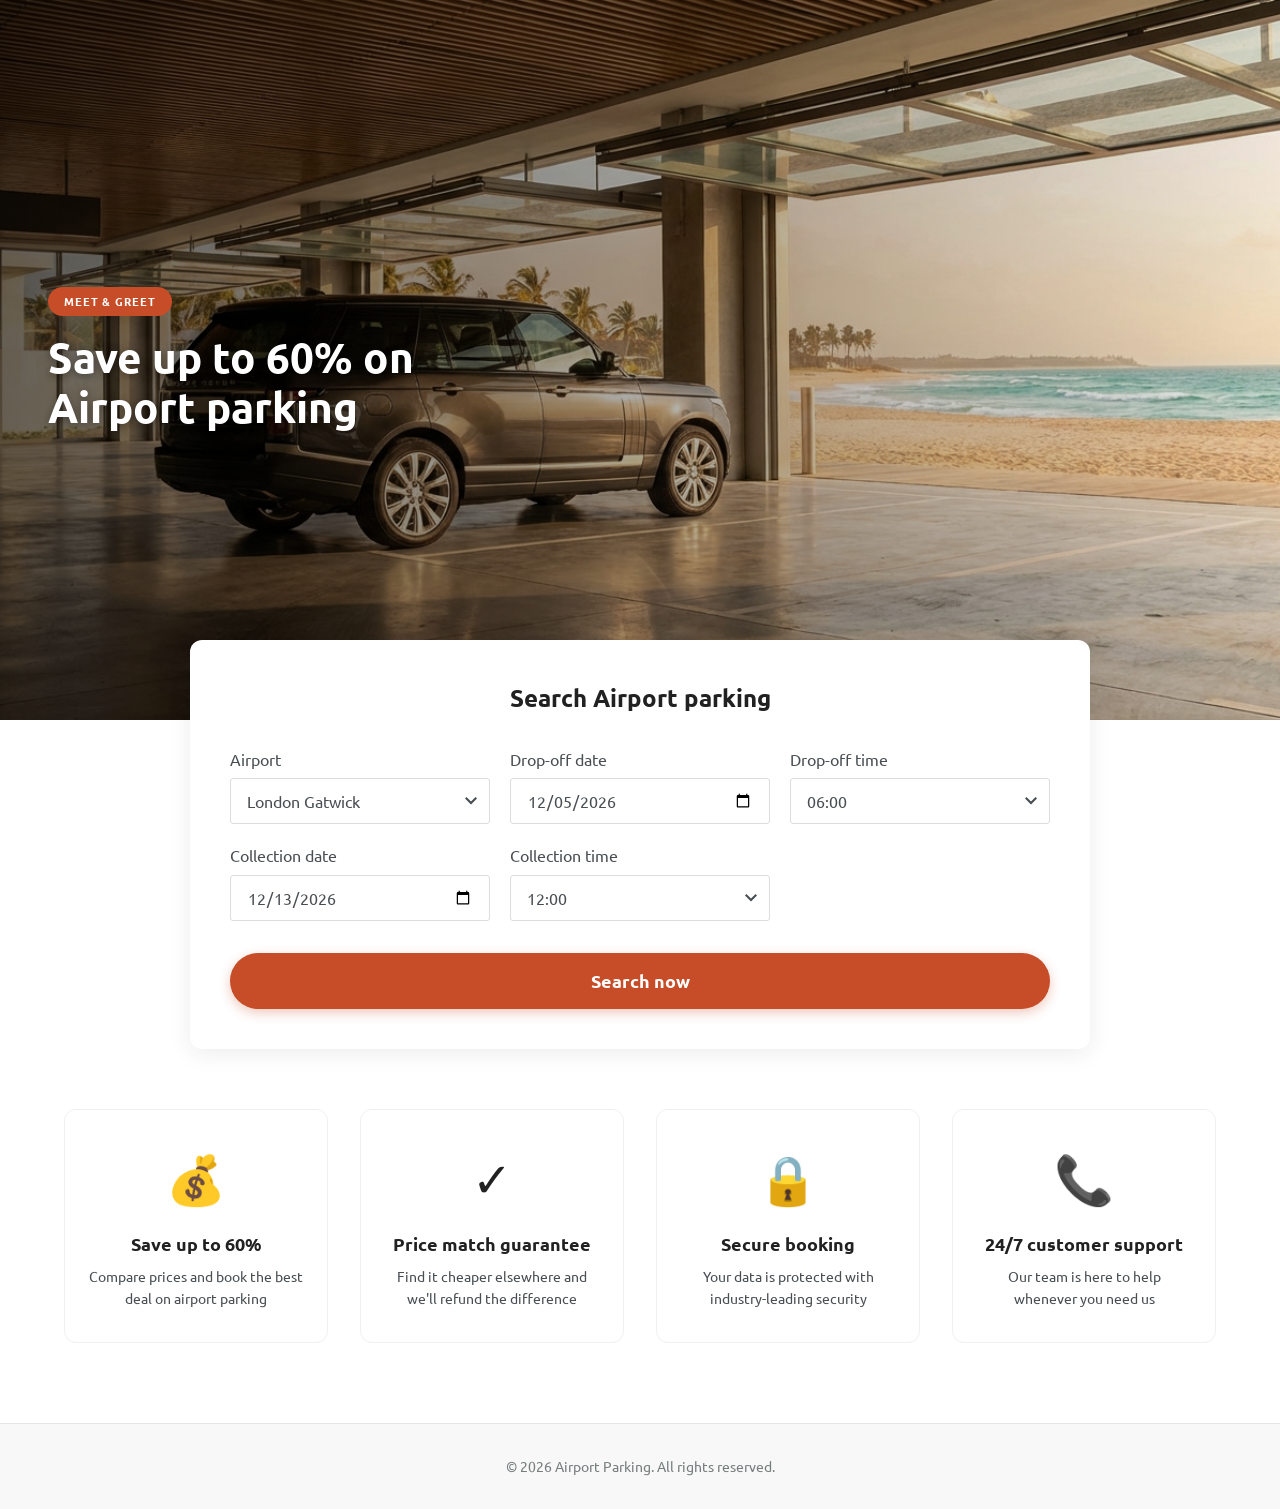
<file: lgp-gale-style/index.html>
<!DOCTYPE html>
<html lang="en">
<head>
  <meta charset="UTF-8">
  <meta name="viewport" content="width=device-width, initial-scale=1.0">
  <meta name="robots" content="noindex, nofollow">
  <title>Airport Parking</title>
  <link rel="preconnect" href="https://fonts.googleapis.com">
  <link rel="preconnect" href="https://fonts.gstatic.com" crossorigin>
  <link href="https://fonts.googleapis.com/css2?family=Ubuntu:wght@300;400;700&display=swap" rel="stylesheet">
  <link rel="stylesheet" href="styles.css">
  <script src="script.js" defer></script>
</head>
<body>
  <!-- Hero Banner -->
  <div class="banner">
    <img class="banner-img" src="assets/banner.jpg" alt="">
    <div class="banner-overlay">
      <div class="banner-text">
        <span class="banner-badge">Meet &amp; Greet</span>
        <h1 class="banner-headline" id="bannerHeadline">Save up to 60% on airport parking</h1>
      </div>
    </div>
  </div>

  <!-- Main Content -->
  <div class="container">
    <!-- Search Card -->
    <div class="search-card">
      <h2 class="search-card-title" id="searchCardTitle">Search parking</h2>

      <form class="hx-search-forms" id="searchForm">
        <!-- Airport Selection (hidden if Location param is valid) -->
        <div class="hx-search-forms_field" id="airportField">
          <label class="hx-search-forms_label" for="airportSelect">Airport</label>
          <select class="hx-search-forms_select" id="airportSelect" required>
            <option value="">Select airport...</option>
            <option value="LHR">London Heathrow</option>
            <option value="LGW">London Gatwick</option>
            <option value="MAN">Manchester</option>
            <option value="STN">London Stansted</option>
            <option value="LTN">London Luton</option>
            <option value="BHX">Birmingham</option>
            <option value="EDI">Edinburgh</option>
            <option value="BRS">Bristol</option>
            <option value="NCL">Newcastle</option>
            <option value="LBA">Leeds Bradford</option>
            <option value="EMA">East Midlands</option>
            <option value="LPL">Liverpool</option>
            <option value="GLA">Glasgow</option>
          </select>
        </div>

        <!-- Drop-off Date -->
        <div class="hx-search-forms_field">
          <label class="hx-search-forms_label" for="outDate">Drop-off date</label>
          <input type="date" class="hx-search-forms_text-input" id="outDate" required>
        </div>

        <!-- Drop-off Time -->
        <div class="hx-search-forms_field">
          <label class="hx-search-forms_label" for="outTime">Drop-off time</label>
          <select class="hx-search-forms_select" id="outTime" required>
            <option value="00%3A00">00:00</option>
            <option value="01%3A00">01:00</option>
            <option value="02%3A00">02:00</option>
            <option value="03%3A00">03:00</option>
            <option value="04%3A00">04:00</option>
            <option value="05%3A00">05:00</option>
            <option value="06%3A00" selected>06:00</option>
            <option value="07%3A00">07:00</option>
            <option value="08%3A00">08:00</option>
            <option value="09%3A00">09:00</option>
            <option value="10%3A00">10:00</option>
            <option value="11%3A00">11:00</option>
            <option value="12%3A00">12:00</option>
            <option value="13%3A00">13:00</option>
            <option value="14%3A00">14:00</option>
            <option value="15%3A00">15:00</option>
            <option value="16%3A00">16:00</option>
            <option value="17%3A00">17:00</option>
            <option value="18%3A00">18:00</option>
            <option value="19%3A00">19:00</option>
            <option value="20%3A00">20:00</option>
            <option value="21%3A00">21:00</option>
            <option value="22%3A00">22:00</option>
            <option value="23%3A00">23:00</option>
          </select>
        </div>

        <!-- Collection Date -->
        <div class="hx-search-forms_field">
          <label class="hx-search-forms_label" for="inDate">Collection date</label>
          <input type="date" class="hx-search-forms_text-input" id="inDate" required>
        </div>

        <!-- Collection Time -->
        <div class="hx-search-forms_field">
          <label class="hx-search-forms_label" for="inTime">Collection time</label>
          <select class="hx-search-forms_select" id="inTime" required>
            <option value="00%3A00">00:00</option>
            <option value="01%3A00">01:00</option>
            <option value="02%3A00">02:00</option>
            <option value="03%3A00">03:00</option>
            <option value="04%3A00">04:00</option>
            <option value="05%3A00">05:00</option>
            <option value="06%3A00">06:00</option>
            <option value="07%3A00">07:00</option>
            <option value="08%3A00">08:00</option>
            <option value="09%3A00">09:00</option>
            <option value="10%3A00">10:00</option>
            <option value="11%3A00">11:00</option>
            <option value="12%3A00" selected>12:00</option>
            <option value="13%3A00">13:00</option>
            <option value="14%3A00">14:00</option>
            <option value="15%3A00">15:00</option>
            <option value="16%3A00">16:00</option>
            <option value="17%3A00">17:00</option>
            <option value="18%3A00">18:00</option>
            <option value="19%3A00">19:00</option>
            <option value="20%3A00">20:00</option>
            <option value="21%3A00">21:00</option>
            <option value="22%3A00">22:00</option>
            <option value="23%3A00">23:00</option>
          </select>
        </div>

        <button type="submit" class="hx-search-forms_button">Search now</button>
      </form>
    </div>

    <!-- USP Section -->
    <div class="usp-section">
      <div class="usp-card">
        <div class="usp-icon">💰</div>
        <h3 class="usp-title">Save up to 60%</h3>
        <p class="usp-desc">Compare prices and book the best deal on airport parking</p>
      </div>

      <div class="usp-card">
        <div class="usp-icon">✓</div>
        <h3 class="usp-title">Price match guarantee</h3>
        <p class="usp-desc">Find it cheaper elsewhere and we'll refund the difference</p>
      </div>

      <div class="usp-card">
        <div class="usp-icon">🔒</div>
        <h3 class="usp-title">Secure booking</h3>
        <p class="usp-desc">Your data is protected with industry-leading security</p>
      </div>

      <div class="usp-card">
        <div class="usp-icon">📞</div>
        <h3 class="usp-title">24/7 customer support</h3>
        <p class="usp-desc">Our team is here to help whenever you need us</p>
      </div>
    </div>
  </div>

  <!-- Footer -->
  <footer class="footer">
    <div class="container">
      <p class="footer-text">&copy; 2026 Airport Parking. All rights reserved.</p>
    </div>
  </footer>
</body>
</html>
</file>
<file: lgp-gale-style/styles.css>
/* Gale Glazing-inspired LGP Parking Page */

* {
  margin: 0;
  padding: 0;
  box-sizing: border-box;
}

body {
  font-family: 'Ubuntu', Helvetica, Arial, sans-serif;
  font-size: 16px;
  line-height: 1.5;
  color: #212121;
  background: #ffffff;
  -webkit-font-smoothing: antialiased;
}

/* Banner Section */
.banner {
  position: relative;
  width: 100%;
  aspect-ratio: 16 / 9;
  overflow: hidden;
  background: #1a2a3a;
}

.banner-img {
  width: 100%;
  height: 100%;
  object-fit: cover;
  object-position: center;
  display: block;
}

.banner-overlay {
  position: absolute;
  inset: 0;
  background: linear-gradient(to right, rgba(0,0,0,.6) 0%, rgba(0,0,0,.3) 55%, rgba(0,0,0,.05) 100%);
  display: flex;
  align-items: center;
  padding: 0 48px;
}

.banner-text {
  max-width: 500px;
}

.banner-badge {
  display: inline-block;
  background: #c74c28;
  color: #fff;
  font-size: 11px;
  font-weight: 700;
  letter-spacing: .08em;
  text-transform: uppercase;
  padding: 6px 16px;
  border-radius: 9999px;
  margin-bottom: 16px;
}

.banner-headline {
  font-size: 42px;
  font-weight: 700;
  color: #fff;
  line-height: 1.2;
  text-shadow: 0 2px 8px rgba(0,0,0,.4);
}

/* Container */
.container {
  max-width: 1200px;
  margin: 0 auto;
  padding: 0 24px;
}

/* Search Card */
.search-card {
  background: #fff;
  border-radius: 12px;
  box-shadow: 0 4px 24px rgba(0,0,0,.08);
  padding: 40px;
  margin: -80px auto 60px;
  position: relative;
  z-index: 10;
  max-width: 900px;
}

.search-card-title {
  font-size: 24px;
  font-weight: 700;
  color: #212121;
  margin-bottom: 32px;
  text-align: center;
}

/* Search Form */
.hx-search-forms {
  display: grid;
  grid-template-columns: repeat(auto-fit, minmax(200px, 1fr));
  gap: 20px;
}

.hx-search-forms_field {
  display: flex;
  flex-direction: column;
}

.hx-search-forms_label {
  font-size: 16px;
  font-weight: 400;
  color: #484e52;
  margin-bottom: 8px;
  line-height: 1.4;
}

.hx-search-forms_select,
.hx-search-forms_text-input {
  height: 46px;
  border: 1px solid #deddde;
  border-radius: 3px;
  padding: 0 16px;
  font-size: 16px;
  color: #484e52;
  background: #fff;
  font-family: 'Ubuntu', sans-serif;
  transition: all 0.2s;
  -webkit-appearance: none;
  appearance: none;
}

.hx-search-forms_select {
  background: url("data:image/svg+xml,%3Csvg xmlns='http://www.w3.org/2000/svg' width='12' height='8' viewBox='0 0 12 8'%3E%3Cpath fill='%23484e52' d='M1.41 0L6 4.58 10.59 0 12 1.41l-6 6-6-6z'/%3E%3C/svg%3E") center right 12px no-repeat #fff;
  background-size: 12px;
  padding-right: 36px;
}

.hx-search-forms_select:hover,
.hx-search-forms_text-input:hover {
  border-color: #afafaf;
}

.hx-search-forms_select:focus,
.hx-search-forms_text-input:focus {
  outline: none;
  border-color: #afafaf;
  box-shadow: inset 0 0 0 3px rgba(46,154,193,.15);
}

.hx-search-forms_button {
  grid-column: 1 / -1;
  height: 56px;
  background: #c74c28;
  border: none;
  border-radius: 9999px;
  color: #fff;
  font-size: 18px;
  font-weight: 700;
  font-family: 'Ubuntu', sans-serif;
  cursor: pointer;
  transition: all 0.3s;
  margin-top: 12px;
  box-shadow: 0 4px 12px rgba(199,76,40,.3);
}

.hx-search-forms_button:hover {
  background: #9d3c1f;
  box-shadow: 0 6px 16px rgba(199,76,40,.4);
  transform: translateY(-2px);
}

.hx-search-forms_button:active {
  transform: translateY(0);
}

.hx-search-forms_button:focus {
  outline: none;
  box-shadow: 0 0 0 4px rgba(199,76,40,.3);
}

/* USP Section */
.usp-section {
  display: grid;
  grid-template-columns: repeat(auto-fit, minmax(250px, 1fr));
  gap: 32px;
  margin-bottom: 80px;
}

.usp-card {
  background: #fff;
  border: 1px solid #f0f0f0;
  border-radius: 12px;
  padding: 32px 24px;
  text-align: center;
  transition: all 0.3s;
}

.usp-card:hover {
  border-color: #c74c28;
  box-shadow: 0 8px 24px rgba(199,76,40,.1);
  transform: translateY(-4px);
}

.usp-icon {
  font-size: 48px;
  margin-bottom: 16px;
}

.usp-title {
  font-size: 18px;
  font-weight: 700;
  color: #212121;
  margin-bottom: 8px;
}

.usp-desc {
  font-size: 14px;
  color: #484e52;
  line-height: 1.6;
}

/* Footer */
.footer {
  background: #f8f8f8;
  padding: 32px 0;
  border-top: 1px solid #e5e5e5;
}

.footer-text {
  text-align: center;
  color: #767d7d;
  font-size: 14px;
}

/* Responsive */
@media (max-width: 767px) {
  .banner-overlay {
    padding: 0 24px;
  }

  .banner-headline {
    font-size: 28px;
  }

  .search-card {
    margin: -60px 16px 40px;
    padding: 24px;
  }

  .search-card-title {
    font-size: 20px;
  }

  .hx-search-forms {
    grid-template-columns: 1fr;
  }

  .usp-section {
    grid-template-columns: 1fr;
    gap: 20px;
  }
}

@media (max-width: 385px) {
  .banner-headline {
    font-size: 24px;
  }

  .hx-search-forms_label {
    font-size: 14px;
  }
}
</file>
